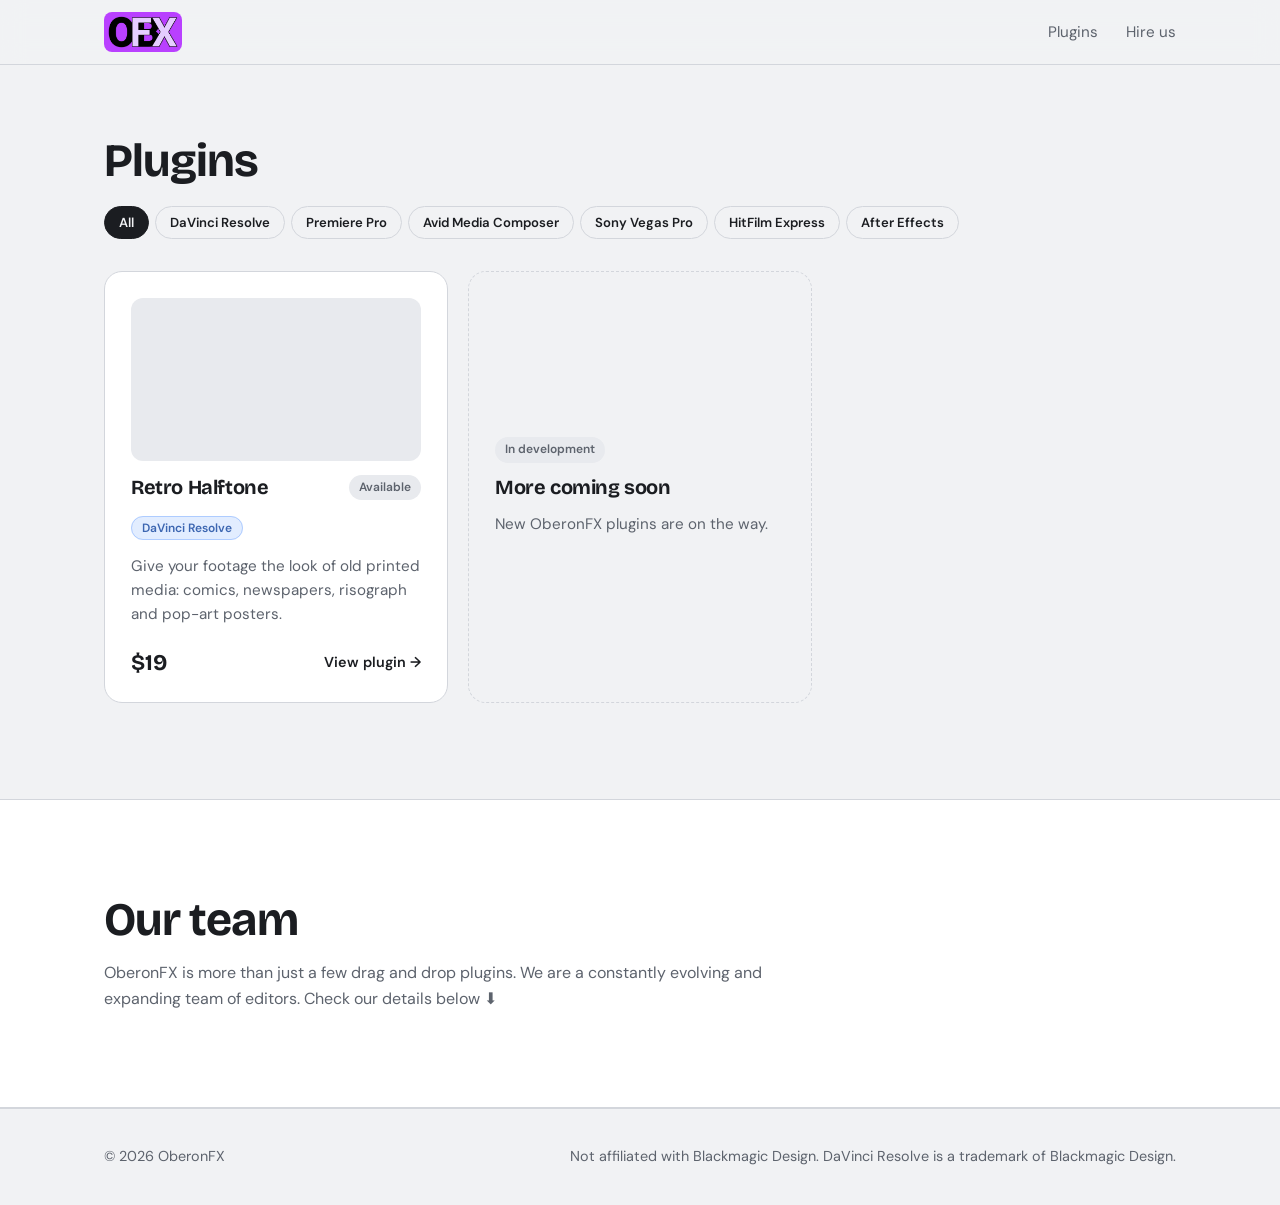
<file: index.html>
<!DOCTYPE html>
<html lang="en">
<head>
<meta charset="utf-8">
<meta name="viewport" content="width=device-width, initial-scale=1, viewport-fit=cover">
<title>OberonFX</title>
<meta name="description" content="OberonFX makes GPU-accelerated plugins for everyone. Browse effects like Retro Halftone and give your footage a distinctive look.">
<link rel="canonical" href="https://oberondhaene.github.io/OberonFX/">
<link rel="icon" type="image/png" href="favicon.png">
<meta property="og:type" content="website">
<meta property="og:site_name" content="OberonFX">
<meta property="og:title" content="OberonFX">
<meta property="og:description" content="OberonFX makes GPU-accelerated plugins for everyone. Browse effects like Retro Halftone and give your footage a distinctive look.">
<meta property="og:url" content="https://oberondhaene.github.io/OberonFX/">
<meta property="og:image" content="https://oberondhaene.github.io/OberonFX/og-image.png">
<meta name="twitter:card" content="summary_large_image">
<meta name="twitter:title" content="OberonFX">
<meta name="twitter:description" content="OberonFX makes GPU-accelerated plugins for everyone. Browse effects like Retro Halftone and give your footage a distinctive look.">
<meta name="twitter:image" content="https://oberondhaene.github.io/OberonFX/og-image.png">
<link rel="preconnect" href="https://fonts.googleapis.com">
<link href="https://fonts.googleapis.com/css2?family=Bricolage+Grotesque:opsz,wght@12..96,500;12..96,700;12..96,800&family=DM+Sans:wght@400;500;600&display=swap" rel="stylesheet">
<link rel="stylesheet" href="style.css?v=5">
</head>
<body>
<nav><div class="wrap">
  <a class="logo" href="./" aria-label="OberonFX home"><img src="logo.png" width="78" height="40" alt="OberonFX"></a>
  <div class="links"><a href="#plugins">Plugins</a><a href="#team">Hire us</a></div>
</div></nav>

<main id="home">
<section id="plugins" style="padding-top:72px"><div class="wrap">
  <div class="sec-head" style="margin-bottom:20px"><h1 style="font-size:clamp(1.9rem,4vw,2.9rem);font-weight:700">Plugins</h1></div>
  <div class="seg" id="filters" role="group" aria-label="Filter by editing software" style="margin-bottom:32px">
    <button data-filter="all" aria-pressed="true">All</button>
    <button data-filter="resolve" aria-pressed="false">DaVinci Resolve</button>
    <button data-filter="premiere" aria-pressed="false">Premiere Pro</button>
    <button data-filter="avid" aria-pressed="false">Avid Media Composer</button>
    <button data-filter="vegas" aria-pressed="false">Sony Vegas Pro</button>
    <button data-filter="hitfilm" aria-pressed="false">HitFilm Express</button>
    <button data-filter="ae" aria-pressed="false">After Effects</button>
  </div>
  <div class="grid">
    <a class="card main" data-platforms="resolve" href="retro-halftone/" aria-label="Open Retro Halftone">
      <div class="thumb vid">
        <!-- Card video: change the file name or paste a full https:// address if the video is hosted elsewhere -->
        <video src="retro-halftone/media/3.mp4" autoplay muted loop playsinline preload="metadata" aria-hidden="true"></video>
      </div>
      <div style="display:flex;justify-content:space-between;align-items:center"><h3>Retro Halftone</h3><span class="tag">Available</span></div>
      <div class="tags"><span class="tag plat">DaVinci Resolve</span></div>
      <p>Give your footage the look of old printed media: comics, newspapers, risograph and pop-art posters.</p>
      <div class="row"><span class="price">$19</span><span class="go">View plugin →</span></div>
    </a>
    <article class="card soon" data-platforms="">
      <span class="tag">In development</span>
      <h3>More coming soon</h3>
      <p>New OberonFX plugins are on the way.</p>
    </article>
  </div>
  <p id="empty" hidden style="color:var(--muted);margin-top:8px">No plugins for this software yet. More are on the way.</p>
</div></section>


<section id="team" style="background:var(--panel);border-block:1px solid var(--line)"><div class="wrap">
  <div><h2>Our team</h2><p style="max-width:60ch;margin-top:16px;color:var(--muted)">OberonFX is more than just a few drag and drop plugins. We are a constantly evolving and expanding team of editors. Check our details below ⬇️</p></div>
</div></section>
</main>

<footer><div class="wrap"><span>© <span id="yr">2026</span> OberonFX</span><span>Not affiliated with Blackmagic Design. DaVinci Resolve is a trademark of Blackmagic Design.</span></div></footer>

<script>
// Old Stripe success links point at /#paid, so forward them to the plugin page
if(location.hash==="#paid")location.replace("retro-halftone/#paid");
const fb=document.querySelectorAll("[data-filter]"),cards=document.querySelectorAll("[data-platforms]");
fb.forEach(b=>b.onclick=()=>{
  const f=b.dataset.filter;let n=0;
  fb.forEach(x=>x.setAttribute("aria-pressed",x===b));
  cards.forEach(c=>{const show=f==="all"||c.dataset.platforms.split(" ").includes(f);c.hidden=!show;if(show&&!c.classList.contains("soon"))n++});
  document.getElementById("empty").hidden=n>0;
});
document.getElementById("yr").textContent=new Date().getFullYear();
</script>
</body>
</html>
</file>
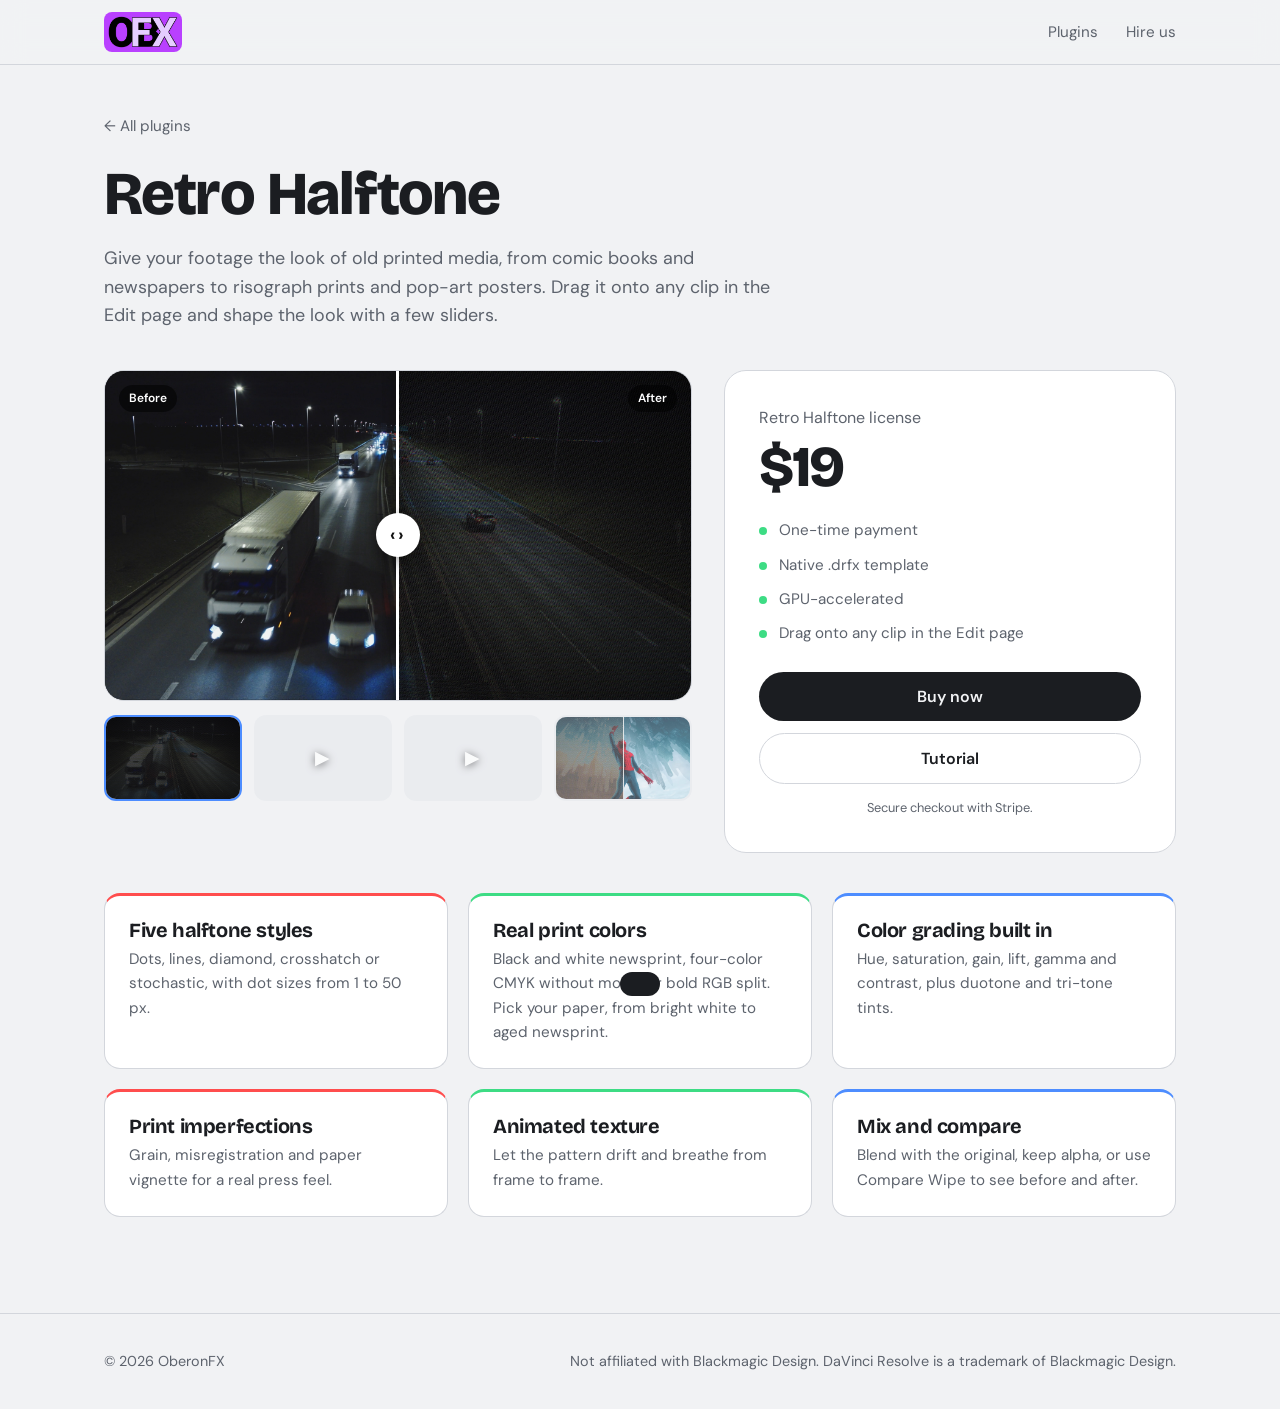
<file: retro-halftone/index.html>
<!DOCTYPE html>
<html lang="en">
<head>
<meta charset="utf-8">
<meta name="viewport" content="width=device-width, initial-scale=1, viewport-fit=cover">
<title>Retro Halftone – Halftone Plugin for DaVinci Resolve | OberonFX</title>
<meta name="description" content="Retro Halftone is a GPU-accelerated DaVinci Resolve template that gives footage a vintage print look: comic dots, newsprint, risograph and pop art.">
<link rel="canonical" href="https://oberondhaene.github.io/OberonFX/retro-halftone/">
<link rel="icon" type="image/png" href="../favicon.png">
<meta property="og:type" content="website">
<meta property="og:site_name" content="OberonFX">
<meta property="og:title" content="Retro Halftone – Halftone Plugin for DaVinci Resolve | OberonFX">
<meta property="og:description" content="Retro Halftone is a GPU-accelerated DaVinci Resolve template that gives footage a vintage print look: comic dots, newsprint, risograph and pop art.">
<meta property="og:url" content="https://oberondhaene.github.io/OberonFX/retro-halftone/">
<meta property="og:image" content="https://oberondhaene.github.io/OberonFX/og-image.png">
<meta name="twitter:card" content="summary_large_image">
<meta name="twitter:title" content="Retro Halftone – Halftone Plugin for DaVinci Resolve | OberonFX">
<meta name="twitter:description" content="Retro Halftone is a GPU-accelerated DaVinci Resolve template that gives footage a vintage print look: comic dots, newsprint, risograph and pop art.">
<meta name="twitter:image" content="https://oberondhaene.github.io/OberonFX/og-image.png">
<link rel="preconnect" href="https://fonts.googleapis.com">
<link href="https://fonts.googleapis.com/css2?family=Bricolage+Grotesque:opsz,wght@12..96,500;12..96,700;12..96,800&family=DM+Sans:wght@400;500;600&display=swap" rel="stylesheet">
<link rel="stylesheet" href="../style.css?v=5">
<script type="application/ld+json">
{"@context":"https://schema.org","@type":"Product","name":"Retro Halftone","description":"Retro Halftone is a GPU-accelerated DaVinci Resolve template that gives footage a vintage print look: comic dots, newsprint, risograph and pop art.","image":"https://oberondhaene.github.io/OberonFX/og-image.png","brand":{"@type":"Brand","name":"OberonFX"},"offers":{"@type":"Offer","price":"19.00","priceCurrency":"USD","availability":"https://schema.org/InStock","url":"https://oberondhaene.github.io/OberonFX/retro-halftone/"}}
</script>
</head>
<body>
<nav><div class="wrap">
  <a class="logo" href="../" aria-label="OberonFX home"><img src="../logo.png" width="78" height="40" alt="OberonFX"></a>
  <div class="links"><a href="../#plugins">Plugins</a><a href="../#team">Hire us</a></div>
</div></nav>

<main>
<section style="padding-top:48px"><div class="wrap">
  <a class="back" href="../#plugins">← All plugins</a>
  <h1 style="font-size:clamp(2.4rem,5vw,3.8rem)">Retro Halftone</h1>
  <p class="intro">Give your footage the look of old printed media, from comic books and newspapers to risograph prints and pop-art posters. Drag it onto any clip in the Edit page and shape the look with a few sliders.</p>
  <div class="pg-grid">
    <div class="gal" aria-label="Retro Halftone gallery">
      <div class="stage" id="stage">
        <div class="cmp" id="cmp">
          <img id="imgAfter" alt="After: footage with Retro Halftone" draggable="false">
          <div class="before" id="beforeClip"><img id="imgBefore" alt="Before: original footage" draggable="false"></div>
          <span class="lbl l">Before</span><span class="lbl r">After</span>
          <div class="handle" id="handle" role="slider" tabindex="0" aria-label="Compare wipe, drag to compare before and after" aria-valuemin="0" aria-valuemax="100" aria-valuenow="50"><span></span></div>
        </div>
        <video id="vid" controls playsinline muted loop hidden></video>
        <img id="pic" alt="Retro Halftone example" hidden>
      </div>
      <div class="thumbs" id="thumbs"></div>
    </div>
    <aside class="buy" id="buy">
      <p class="badge-owned">✓ You own Retro Halftone</p>
      <p style="color:var(--muted);margin-bottom:8px">Retro Halftone license</p>
      <div class="big">$19</div>
      <ul><li>One-time payment</li><li>Native .drfx template</li><li>GPU-accelerated</li><li>Drag onto any clip in the Edit page</li></ul>
      <a class="btn" id="buyBtn" href="#">Buy now</a>
      <button class="btn dl" id="dlBtn">Download Retro Halftone</button>
      <a class="btn ghost" id="tutBtn" href="#" target="_blank" rel="noopener" style="margin-top:12px">Tutorial</a>
      <p class="note">Secure checkout with Stripe.</p>
    </aside>
  </div>
  <div class="featgrid">
    <div class="fcard"><h3>Five halftone styles</h3><p>Dots, lines, diamond, crosshatch or stochastic, with dot sizes from 1 to 50 px.</p></div>
    <div class="fcard"><h3>Real print colors</h3><p>Black and white newsprint, four-color CMYK without moiré, or bold RGB split. Pick your paper, from bright white to aged newsprint.</p></div>
    <div class="fcard"><h3>Color grading built in</h3><p>Hue, saturation, gain, lift, gamma and contrast, plus duotone and tri-tone tints.</p></div>
    <div class="fcard"><h3>Print imperfections</h3><p>Grain, misregistration and paper vignette for a real press feel.</p></div>
    <div class="fcard"><h3>Animated texture</h3><p>Let the pattern drift and breathe from frame to frame.</p></div>
    <div class="fcard"><h3>Mix and compare</h3><p>Blend with the original, keep alpha, or use Compare Wipe to see before and after.</p></div>
  </div>
</div></section>
</main>

<footer><div class="wrap"><span>© <span id="yr">2026</span> OberonFX</span><span>Not affiliated with Blackmagic Design. DaVinci Resolve is a trademark of Blackmagic Design.</span></div></footer>

<div class="toast" id="toast"></div>

<script>
// ---- CONFIG
// In Stripe, set the Payment Link’s success URL to this page followed by #paid.
const PAYMENT_LINK = "https://buy.stripe.com/bJe6oI9V73K21Mb4QB9MY01";
const DOWNLOAD_URL = "https://drive.google.com/drive/folders/1vEwv3GglMa76bEdZAZyiyL5EajBpy9Li?usp=sharing";
const TUTORIAL_URL = "https://youtu.be/P41u8GJo3FU";

// ---- MEDIA: put your file names here (files go in the retro-halftone/media folder).
// You can also paste a full web address (https://...) if a file is hosted elsewhere.
const MEDIA = {
  before:   "media/before.jpg",  // still WITHOUT the effect
  after:    "media/after.jpg",   // still WITH the effect (also the first gallery thumbnail)
  video2:   "media/2.mp4",       // gallery item 2 (video)
  video3:   "media/3.mp4",       // gallery item 3 (video)
  picture4: "media/4.jpg",       // gallery item 4 (picture)
  poster2:  "",                  // optional preview image for video 2, e.g. "media/2-poster.jpg"
  poster3:  ""                   // optional preview image for video 3
};

const $ = id => document.getElementById(id);
const store = {
  get(){try{return localStorage.getItem("retrohalftone_owned")==="1"}catch(e){return false}},
  set(){try{localStorage.setItem("retrohalftone_owned","1")}catch(e){}}
};
$("yr").textContent = new Date().getFullYear();
function toast(msg){const t=$("toast");t.textContent=msg;t.classList.add("show");setTimeout(()=>t.classList.remove("show"),2600)}
function unlock(){$("buy").classList.add("unlocked")}

$("buyBtn").href = PAYMENT_LINK;
$("buyBtn").addEventListener("click",e=>{e.preventDefault();window.open(PAYMENT_LINK,"_top")});
$("tutBtn").href = TUTORIAL_URL;
$("dlBtn").onclick=()=>{ if(DOWNLOAD_URL)window.open(DOWNLOAD_URL,"_blank"); else toast("Add your installer link in DOWNLOAD_URL") };
if(store.get())unlock();

// Success URL for this plugin: this page followed by #paid
if(location.hash==="#paid"){store.set();unlock();toast("Payment received. Download unlocked.");try{history.replaceState(null,"",location.pathname)}catch(e){}}

// Gallery with compare wipe
const items=[
  {type:"compare",thumb:MEDIA.after,label:"Before and after"},
  {type:"video",src:MEDIA.video2,poster:MEDIA.poster2,label:"Video 2"},
  {type:"video",src:MEDIA.video3,poster:MEDIA.poster3,label:"Video 3"},
  {type:"image",src:MEDIA.picture4,label:"Picture 4"}
];
const cmp=$("cmp"),beforeClip=$("beforeClip"),handle=$("handle"),vid=$("vid"),pic=$("pic"),thumbs=$("thumbs");
function safe(img){img.addEventListener("error",()=>{img.style.opacity=0})}
[$("imgBefore"),$("imgAfter"),pic].forEach(safe);
$("imgBefore").src=MEDIA.before;$("imgAfter").src=MEDIA.after;

let pos=50,drag=false;
function setPos(v){pos=Math.max(0,Math.min(100,v));beforeClip.style.clipPath="inset(0 "+(100-pos)+"% 0 0)";handle.style.left=pos+"%";handle.setAttribute("aria-valuenow",Math.round(pos))}
function fromEvent(e){const r=cmp.getBoundingClientRect();setPos((e.clientX-r.left)/r.width*100)}
cmp.addEventListener("pointerdown",e=>{drag=true;cmp.setPointerCapture(e.pointerId);fromEvent(e)});
cmp.addEventListener("pointermove",e=>{if(drag)fromEvent(e)});
["pointerup","pointercancel"].forEach(t=>cmp.addEventListener(t,()=>{drag=false}));
handle.addEventListener("keydown",e=>{if(e.key==="ArrowLeft"){setPos(pos-5);e.preventDefault()}if(e.key==="ArrowRight"){setPos(pos+5);e.preventDefault()}});
setPos(50);

function show(i){
  const it=items[i];
  vid.pause();
  cmp.hidden=it.type!=="compare";vid.hidden=it.type!=="video";pic.hidden=it.type!=="image";
  if(it.type==="video"){vid.poster=it.poster||"";vid.src=it.src;vid.play().catch(()=>{})}
  if(it.type==="image"){pic.style.opacity=1;pic.src=it.src}
  [...thumbs.children].forEach((b,k)=>b.setAttribute("aria-pressed",k===i));
}
items.forEach((it,i)=>{
  const b=document.createElement("button");
  b.type="button";b.className="th"+(it.type==="video"?" isvid":"");b.setAttribute("aria-label",it.label);
  let m;
  if(it.type==="video"){m=document.createElement("video");m.muted=true;m.preload="metadata";m.playsInline=true;if(it.poster)m.poster=it.poster;m.src=it.src+"#t=0.5"}
  else{m=document.createElement("img");m.alt="";safe(m);m.src=it.type==="compare"?it.thumb:it.src}
  b.appendChild(m);b.onclick=()=>show(i);thumbs.appendChild(b);
});
show(0);
</script>
</body>
</html>
</file>
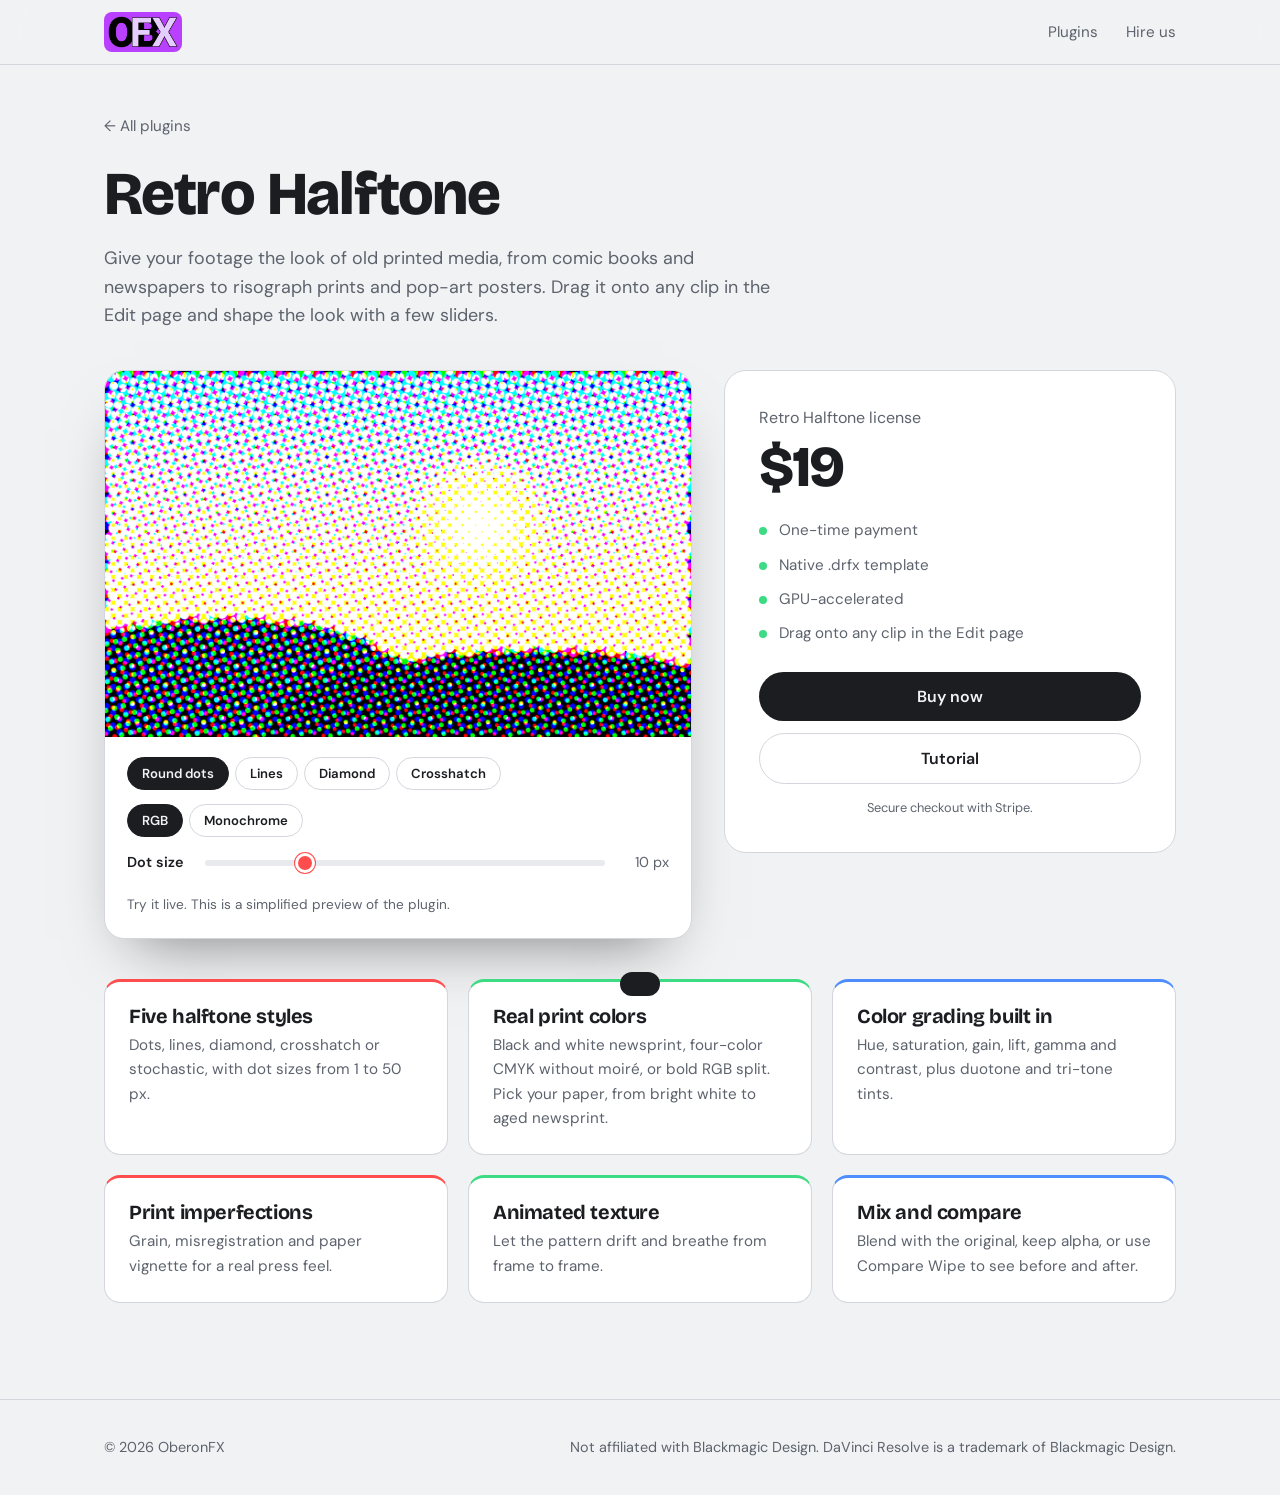
<file: retro-halftone:index.html>
<!DOCTYPE html>
<html lang="en">
<head>
<meta charset="utf-8">
<meta name="viewport" content="width=device-width, initial-scale=1, viewport-fit=cover">
<title>Retro Halftone – Halftone Plugin for DaVinci Resolve | OberonFX</title>
<meta name="description" content="Retro Halftone is a GPU-accelerated DaVinci Resolve template that gives footage a vintage print look: comic dots, newsprint, risograph and pop art.">
<link rel="canonical" href="https://oberondhaene.github.io/OberonFX/retro-halftone/">
<link rel="icon" type="image/png" href="../favicon.png">
<meta property="og:type" content="website">
<meta property="og:site_name" content="OberonFX">
<meta property="og:title" content="Retro Halftone – Halftone Plugin for DaVinci Resolve | OberonFX">
<meta property="og:description" content="Retro Halftone is a GPU-accelerated DaVinci Resolve template that gives footage a vintage print look: comic dots, newsprint, risograph and pop art.">
<meta property="og:url" content="https://oberondhaene.github.io/OberonFX/retro-halftone/">
<meta property="og:image" content="https://oberondhaene.github.io/OberonFX/og-image.png">
<meta name="twitter:card" content="summary_large_image">
<meta name="twitter:title" content="Retro Halftone – Halftone Plugin for DaVinci Resolve | OberonFX">
<meta name="twitter:description" content="Retro Halftone is a GPU-accelerated DaVinci Resolve template that gives footage a vintage print look: comic dots, newsprint, risograph and pop art.">
<meta name="twitter:image" content="https://oberondhaene.github.io/OberonFX/og-image.png">
<link rel="preconnect" href="https://fonts.googleapis.com">
<link href="https://fonts.googleapis.com/css2?family=Bricolage+Grotesque:opsz,wght@12..96,500;12..96,700;12..96,800&family=DM+Sans:wght@400;500;600&display=swap" rel="stylesheet">
<link rel="stylesheet" href="../style.css">
<script type="application/ld+json">
{"@context":"https://schema.org","@type":"Product","name":"Retro Halftone","description":"Retro Halftone is a GPU-accelerated DaVinci Resolve template that gives footage a vintage print look: comic dots, newsprint, risograph and pop art.","image":"https://oberondhaene.github.io/OberonFX/og-image.png","brand":{"@type":"Brand","name":"OberonFX"},"offers":{"@type":"Offer","price":"19.00","priceCurrency":"USD","availability":"https://schema.org/InStock","url":"https://oberondhaene.github.io/OberonFX/retro-halftone/"}}
</script>
</head>
<body>
<nav><div class="wrap">
  <a class="logo" href="../" aria-label="OberonFX home"><img src="../logo.png" width="78" height="40" alt="OberonFX"></a>
  <div class="links"><a href="../#plugins">Plugins</a><a href="../#team">Hire us</a></div>
</div></nav>

<main>
<section style="padding-top:48px"><div class="wrap">
  <a class="back" href="../#plugins">← All plugins</a>
  <h1 style="font-size:clamp(2.4rem,5vw,3.8rem)">Retro Halftone</h1>
  <p class="intro">Give your footage the look of old printed media, from comic books and newspapers to risograph prints and pop-art posters. Drag it onto any clip in the Edit page and shape the look with a few sliders.</p>
  <div class="pg-grid">
    <div class="demo" aria-label="Retro Halftone live demo">
      <canvas class="cv" id="cv" width="640" height="400" role="img" aria-label="Halftone preview of a sunset"></canvas>
      <div class="controls">
        <div class="seg"><button data-pat="dots" aria-pressed="true">Round dots</button><button data-pat="lines" aria-pressed="false">Lines</button><button data-pat="diamond" aria-pressed="false">Diamond</button><button data-pat="cross" aria-pressed="false">Crosshatch</button></div>
        <div class="seg"><button data-mode="rgb" aria-pressed="true">RGB</button><button data-mode="mono" aria-pressed="false">Monochrome</button></div>
        <div class="ch" style="--c:var(--r);grid-template-columns:62px 1fr 52px"><label for="sz">Dot size</label><input id="sz" type="range" min="5" max="26" value="10"><output id="szo">10 px</output></div>
        <div class="demo-foot"><span>Try it live. This is a simplified preview of the plugin.</span></div>
      </div>
    </div>
    <aside class="buy" id="buy">
      <p class="badge-owned">✓ You own Retro Halftone</p>
      <p style="color:var(--muted);margin-bottom:8px">Retro Halftone license</p>
      <div class="big">$19</div>
      <ul><li>One-time payment</li><li>Native .drfx template</li><li>GPU-accelerated</li><li>Drag onto any clip in the Edit page</li></ul>
      <a class="btn" id="buyBtn" href="#">Buy now</a>
      <button class="btn dl" id="dlBtn">Download Retro Halftone</button>
      <a class="btn ghost" id="tutBtn" href="#" target="_blank" rel="noopener" style="margin-top:12px">Tutorial</a>
      <p class="note">Secure checkout with Stripe.</p>
    </aside>
  </div>
  <div class="featgrid">
    <div class="fcard"><h3>Five halftone styles</h3><p>Dots, lines, diamond, crosshatch or stochastic, with dot sizes from 1 to 50 px.</p></div>
    <div class="fcard"><h3>Real print colors</h3><p>Black and white newsprint, four-color CMYK without moiré, or bold RGB split. Pick your paper, from bright white to aged newsprint.</p></div>
    <div class="fcard"><h3>Color grading built in</h3><p>Hue, saturation, gain, lift, gamma and contrast, plus duotone and tri-tone tints.</p></div>
    <div class="fcard"><h3>Print imperfections</h3><p>Grain, misregistration and paper vignette for a real press feel.</p></div>
    <div class="fcard"><h3>Animated texture</h3><p>Let the pattern drift and breathe from frame to frame.</p></div>
    <div class="fcard"><h3>Mix and compare</h3><p>Blend with the original, keep alpha, or use Compare Wipe to see before and after.</p></div>
  </div>
</div></section>
</main>

<footer><div class="wrap"><span>© <span id="yr">2026</span> OberonFX</span><span>Not affiliated with Blackmagic Design. DaVinci Resolve is a trademark of Blackmagic Design.</span></div></footer>

<div class="toast" id="toast"></div>

<script>
// ---- CONFIG
// In Stripe, set the Payment Link’s success URL to this page followed by #paid.
const PAYMENT_LINK = "https://buy.stripe.com/bJe6oI9V73K21Mb4QB9MY01";
const DOWNLOAD_URL = "https://drive.google.com/drive/folders/1vEwv3GglMa76bEdZAZyiyL5EajBpy9Li?usp=sharing";
const TUTORIAL_URL = "https://youtu.be/P41u8GJo3FU";

const $ = id => document.getElementById(id);
const store = {
  get(){try{return localStorage.getItem("retrohalftone_owned")==="1"}catch(e){return false}},
  set(){try{localStorage.setItem("retrohalftone_owned","1")}catch(e){}}
};
$("yr").textContent = new Date().getFullYear();
function toast(msg){const t=$("toast");t.textContent=msg;t.classList.add("show");setTimeout(()=>t.classList.remove("show"),2600)}
function unlock(){$("buy").classList.add("unlocked")}

$("buyBtn").href = PAYMENT_LINK;
$("buyBtn").addEventListener("click",e=>{e.preventDefault();window.open(PAYMENT_LINK,"_top")});
$("tutBtn").href = TUTORIAL_URL;
$("dlBtn").onclick=()=>{ if(DOWNLOAD_URL)window.open(DOWNLOAD_URL,"_blank"); else toast("Add your installer link in DOWNLOAD_URL") };
if(store.get())unlock();

// Success URL for this plugin: this page followed by #paid
if(location.hash==="#paid"){store.set();unlock();toast("Payment received. Download unlocked.");try{history.replaceState(null,"",location.pathname)}catch(e){}}

// Live halftone preview
const cv=$("cv"),cx=cv.getContext("2d"),W=cv.width,H=cv.height;
const sc=document.createElement("canvas");sc.width=W;sc.height=H;const sx=sc.getContext("2d");
let g=sx.createLinearGradient(0,0,0,H*.7);g.addColorStop(0,"#5b7fb8");g.addColorStop(1,"#f6b47c");sx.fillStyle=g;sx.fillRect(0,0,W,H);
g=sx.createRadialGradient(410,170,0,410,170,80);g.addColorStop(0,"#fff6d8");g.addColorStop(.6,"#ffd27a");g.addColorStop(1,"rgba(255,210,122,0)");sx.fillStyle=g;sx.fillRect(300,60,220,220);
sx.fillStyle="#1e2a36";sx.beginPath();sx.ellipse(130,H,260,130,0,Math.PI,2*Math.PI);sx.fill();
sx.fillStyle="#16202a";sx.beginPath();sx.ellipse(470,H,300,95,0,Math.PI,2*Math.PI);sx.fill();
const px=sx.getImageData(0,0,W,H).data;
let pat="dots",mode="rgb",size=10;
const INK={c:"#00aeef",m:"#ec008c",y:"#ffe600",k:"#1b1b1b"};
function val(ch,x,y){
  const i=((y|0)*W+(x|0))*4,r=px[i]/255,gg=px[i+1]/255,b=px[i+2]/255;
  if(ch==="R")return r;if(ch==="G")return gg;if(ch==="B")return b;
  if(ch==="l")return 1-(.299*r+.587*gg+.114*b);
  const k=1-Math.max(r,gg,b);if(ch==="k")return k;
  const d=(1-k)||1;return ch==="c"?(1-r-k)/d:ch==="m"?(1-gg-k)/d:(1-b-k)/d;
}
function pass(ch,ang,col){
  const s=size,R=Math.hypot(W,H)/2,rad=ang*Math.PI/180,co=Math.cos(rad),si=Math.sin(rad);
  cx.save();cx.translate(W/2,H/2);cx.rotate(rad);cx.fillStyle=col;
  for(let u=-R;u<R;u+=s)for(let v=-R;v<R;v+=s){
    const wx=W/2+u*co-v*si,wy=H/2+u*si+v*co;
    if(wx<0||wy<0||wx>=W||wy>=H)continue;
    const a=Math.min(1,Math.max(0,val(ch,wx,wy)));if(a<.03)continue;
    if(pat==="dots"){cx.beginPath();cx.arc(u,v,s*.72*Math.sqrt(a),0,7);cx.fill()}
    else if(pat==="lines")cx.fillRect(u-s/2,v-s*a/2,s,s*a);
    else if(pat==="diamond"){const r=s*.9*Math.sqrt(a);cx.beginPath();cx.moveTo(u,v-r);cx.lineTo(u+r,v);cx.lineTo(u,v+r);cx.lineTo(u-r,v);cx.fill()}
    else{cx.fillRect(u-s/2,v-s*a*.3,s,s*a*.6);cx.fillRect(u-s*a*.3,v-s/2,s*a*.6,s)}
  }
  cx.restore();
}
function render(){
  cx.globalCompositeOperation="source-over";cx.fillStyle=mode==="rgb"?"#000":"#f1e8d2";cx.fillRect(0,0,W,H);
  cx.globalCompositeOperation=mode==="rgb"?"lighter":"multiply";
  if(mode==="mono")pass("l",45,INK.k);else{pass("R",15,"#f00");pass("G",75,"#0f0");pass("B",45,"#00f")}
  cx.globalCompositeOperation="source-over";
}
function seg(attr,set){const bs=document.querySelectorAll("["+attr+"]");bs.forEach(b=>b.onclick=()=>{set(b.getAttribute(attr));bs.forEach(x=>x.setAttribute("aria-pressed",x===b));render()})}
seg("data-pat",v=>pat=v);seg("data-mode",v=>mode=v);
$("sz").oninput=e=>{size=+e.target.value;$("szo").textContent=size+" px";render()};
render();
</script>
</body>
</html>
</file>
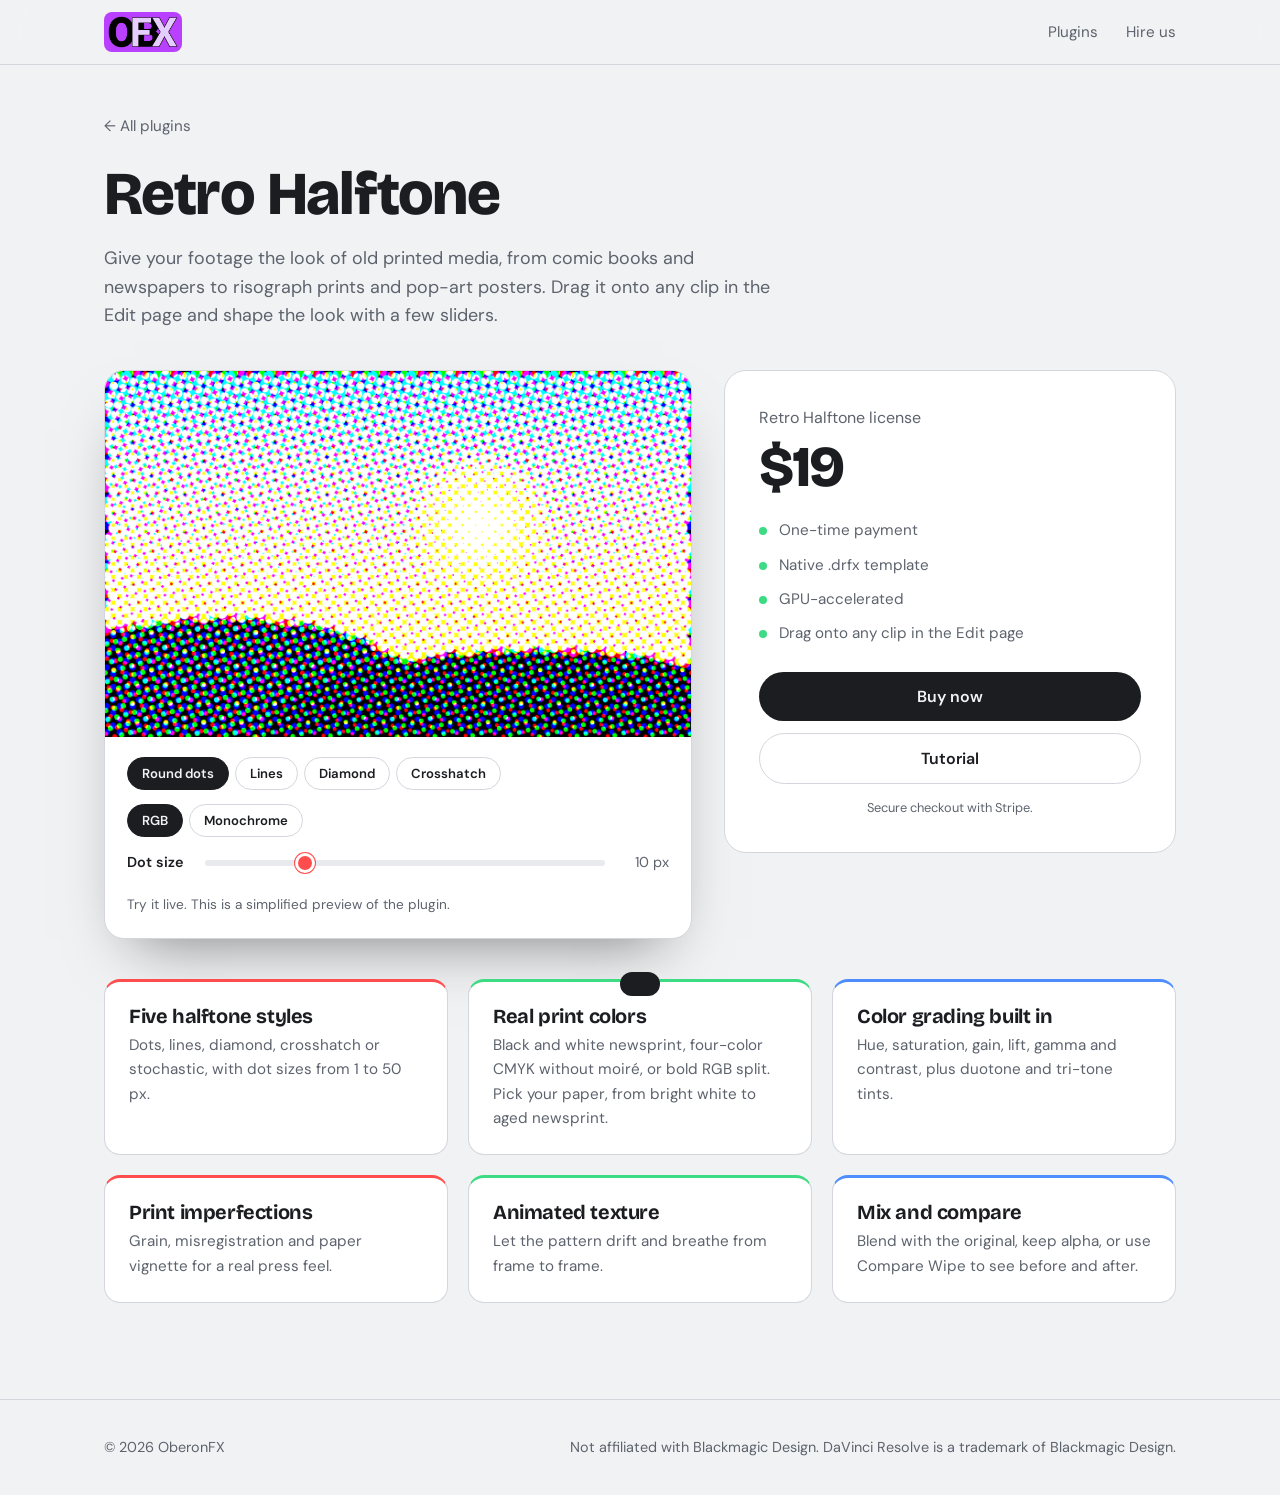
<file: retro-halftone/index.htmlindex.html>
<!DOCTYPE html>
<html lang="en">
<head>
<meta charset="utf-8">
<meta name="viewport" content="width=device-width, initial-scale=1, viewport-fit=cover">
<title>Retro Halftone – Halftone Plugin for DaVinci Resolve | OberonFX</title>
<meta name="description" content="Retro Halftone is a GPU-accelerated DaVinci Resolve template that gives footage a vintage print look: comic dots, newsprint, risograph and pop art.">
<link rel="canonical" href="https://oberondhaene.github.io/OberonFX/retro-halftone/">
<link rel="icon" type="image/png" href="../favicon.png">
<meta property="og:type" content="website">
<meta property="og:site_name" content="OberonFX">
<meta property="og:title" content="Retro Halftone – Halftone Plugin for DaVinci Resolve | OberonFX">
<meta property="og:description" content="Retro Halftone is a GPU-accelerated DaVinci Resolve template that gives footage a vintage print look: comic dots, newsprint, risograph and pop art.">
<meta property="og:url" content="https://oberondhaene.github.io/OberonFX/retro-halftone/">
<meta property="og:image" content="https://oberondhaene.github.io/OberonFX/og-image.png">
<meta name="twitter:card" content="summary_large_image">
<meta name="twitter:title" content="Retro Halftone – Halftone Plugin for DaVinci Resolve | OberonFX">
<meta name="twitter:description" content="Retro Halftone is a GPU-accelerated DaVinci Resolve template that gives footage a vintage print look: comic dots, newsprint, risograph and pop art.">
<meta name="twitter:image" content="https://oberondhaene.github.io/OberonFX/og-image.png">
<link rel="preconnect" href="https://fonts.googleapis.com">
<link href="https://fonts.googleapis.com/css2?family=Bricolage+Grotesque:opsz,wght@12..96,500;12..96,700;12..96,800&family=DM+Sans:wght@400;500;600&display=swap" rel="stylesheet">
<link rel="stylesheet" href="../style.css">
<script type="application/ld+json">
{"@context":"https://schema.org","@type":"Product","name":"Retro Halftone","description":"Retro Halftone is a GPU-accelerated DaVinci Resolve template that gives footage a vintage print look: comic dots, newsprint, risograph and pop art.","image":"https://oberondhaene.github.io/OberonFX/og-image.png","brand":{"@type":"Brand","name":"OberonFX"},"offers":{"@type":"Offer","price":"19.00","priceCurrency":"USD","availability":"https://schema.org/InStock","url":"https://oberondhaene.github.io/OberonFX/retro-halftone/"}}
</script>
</head>
<body>
<nav><div class="wrap">
  <a class="logo" href="../" aria-label="OberonFX home"><img src="../logo.png" width="78" height="40" alt="OberonFX"></a>
  <div class="links"><a href="../#plugins">Plugins</a><a href="../#team">Hire us</a></div>
</div></nav>

<main>
<section style="padding-top:48px"><div class="wrap">
  <a class="back" href="../#plugins">← All plugins</a>
  <h1 style="font-size:clamp(2.4rem,5vw,3.8rem)">Retro Halftone</h1>
  <p class="intro">Give your footage the look of old printed media, from comic books and newspapers to risograph prints and pop-art posters. Drag it onto any clip in the Edit page and shape the look with a few sliders.</p>
  <div class="pg-grid">
    <div class="demo" aria-label="Retro Halftone live demo">
      <canvas class="cv" id="cv" width="640" height="400" role="img" aria-label="Halftone preview of a sunset"></canvas>
      <div class="controls">
        <div class="seg"><button data-pat="dots" aria-pressed="true">Round dots</button><button data-pat="lines" aria-pressed="false">Lines</button><button data-pat="diamond" aria-pressed="false">Diamond</button><button data-pat="cross" aria-pressed="false">Crosshatch</button></div>
        <div class="seg"><button data-mode="rgb" aria-pressed="true">RGB</button><button data-mode="mono" aria-pressed="false">Monochrome</button></div>
        <div class="ch" style="--c:var(--r);grid-template-columns:62px 1fr 52px"><label for="sz">Dot size</label><input id="sz" type="range" min="5" max="26" value="10"><output id="szo">10 px</output></div>
        <div class="demo-foot"><span>Try it live. This is a simplified preview of the plugin.</span></div>
      </div>
    </div>
    <aside class="buy" id="buy">
      <p class="badge-owned">✓ You own Retro Halftone</p>
      <p style="color:var(--muted);margin-bottom:8px">Retro Halftone license</p>
      <div class="big">$19</div>
      <ul><li>One-time payment</li><li>Native .drfx template</li><li>GPU-accelerated</li><li>Drag onto any clip in the Edit page</li></ul>
      <a class="btn" id="buyBtn" href="#">Buy now</a>
      <button class="btn dl" id="dlBtn">Download Retro Halftone</button>
      <a class="btn ghost" id="tutBtn" href="#" target="_blank" rel="noopener" style="margin-top:12px">Tutorial</a>
      <p class="note">Secure checkout with Stripe.</p>
    </aside>
  </div>
  <div class="featgrid">
    <div class="fcard"><h3>Five halftone styles</h3><p>Dots, lines, diamond, crosshatch or stochastic, with dot sizes from 1 to 50 px.</p></div>
    <div class="fcard"><h3>Real print colors</h3><p>Black and white newsprint, four-color CMYK without moiré, or bold RGB split. Pick your paper, from bright white to aged newsprint.</p></div>
    <div class="fcard"><h3>Color grading built in</h3><p>Hue, saturation, gain, lift, gamma and contrast, plus duotone and tri-tone tints.</p></div>
    <div class="fcard"><h3>Print imperfections</h3><p>Grain, misregistration and paper vignette for a real press feel.</p></div>
    <div class="fcard"><h3>Animated texture</h3><p>Let the pattern drift and breathe from frame to frame.</p></div>
    <div class="fcard"><h3>Mix and compare</h3><p>Blend with the original, keep alpha, or use Compare Wipe to see before and after.</p></div>
  </div>
</div></section>
</main>

<footer><div class="wrap"><span>© <span id="yr">2026</span> OberonFX</span><span>Not affiliated with Blackmagic Design. DaVinci Resolve is a trademark of Blackmagic Design.</span></div></footer>

<div class="toast" id="toast"></div>

<script>
// ---- CONFIG
// In Stripe, set the Payment Link’s success URL to this page followed by #paid.
const PAYMENT_LINK = "https://buy.stripe.com/bJe6oI9V73K21Mb4QB9MY01";
const DOWNLOAD_URL = "https://drive.google.com/drive/folders/1vEwv3GglMa76bEdZAZyiyL5EajBpy9Li?usp=sharing";
const TUTORIAL_URL = "https://www.youtube.com/watch?v=CEhg_OT9QM8"; // placeholder, replace with the Retro Halftone tutorial

const $ = id => document.getElementById(id);
const store = {
  get(){try{return localStorage.getItem("retrohalftone_owned")==="1"}catch(e){return false}},
  set(){try{localStorage.setItem("retrohalftone_owned","1")}catch(e){}}
};
$("yr").textContent = new Date().getFullYear();
function toast(msg){const t=$("toast");t.textContent=msg;t.classList.add("show");setTimeout(()=>t.classList.remove("show"),2600)}
function unlock(){$("buy").classList.add("unlocked")}

$("buyBtn").href = PAYMENT_LINK;
$("buyBtn").addEventListener("click",e=>{e.preventDefault();window.open(PAYMENT_LINK,"_top")});
$("tutBtn").href = TUTORIAL_URL;
$("dlBtn").onclick=()=>{ if(DOWNLOAD_URL)window.open(DOWNLOAD_URL,"_blank"); else toast("Add your installer link in DOWNLOAD_URL") };
if(store.get())unlock();

// Success URL for this plugin: this page followed by #paid
if(location.hash==="#paid"){store.set();unlock();toast("Payment received. Download unlocked.");try{history.replaceState(null,"",location.pathname)}catch(e){}}

// Live halftone preview
const cv=$("cv"),cx=cv.getContext("2d"),W=cv.width,H=cv.height;
const sc=document.createElement("canvas");sc.width=W;sc.height=H;const sx=sc.getContext("2d");
let g=sx.createLinearGradient(0,0,0,H*.7);g.addColorStop(0,"#5b7fb8");g.addColorStop(1,"#f6b47c");sx.fillStyle=g;sx.fillRect(0,0,W,H);
g=sx.createRadialGradient(410,170,0,410,170,80);g.addColorStop(0,"#fff6d8");g.addColorStop(.6,"#ffd27a");g.addColorStop(1,"rgba(255,210,122,0)");sx.fillStyle=g;sx.fillRect(300,60,220,220);
sx.fillStyle="#1e2a36";sx.beginPath();sx.ellipse(130,H,260,130,0,Math.PI,2*Math.PI);sx.fill();
sx.fillStyle="#16202a";sx.beginPath();sx.ellipse(470,H,300,95,0,Math.PI,2*Math.PI);sx.fill();
const px=sx.getImageData(0,0,W,H).data;
let pat="dots",mode="rgb",size=10;
const INK={c:"#00aeef",m:"#ec008c",y:"#ffe600",k:"#1b1b1b"};
function val(ch,x,y){
  const i=((y|0)*W+(x|0))*4,r=px[i]/255,gg=px[i+1]/255,b=px[i+2]/255;
  if(ch==="R")return r;if(ch==="G")return gg;if(ch==="B")return b;
  if(ch==="l")return 1-(.299*r+.587*gg+.114*b);
  const k=1-Math.max(r,gg,b);if(ch==="k")return k;
  const d=(1-k)||1;return ch==="c"?(1-r-k)/d:ch==="m"?(1-gg-k)/d:(1-b-k)/d;
}
function pass(ch,ang,col){
  const s=size,R=Math.hypot(W,H)/2,rad=ang*Math.PI/180,co=Math.cos(rad),si=Math.sin(rad);
  cx.save();cx.translate(W/2,H/2);cx.rotate(rad);cx.fillStyle=col;
  for(let u=-R;u<R;u+=s)for(let v=-R;v<R;v+=s){
    const wx=W/2+u*co-v*si,wy=H/2+u*si+v*co;
    if(wx<0||wy<0||wx>=W||wy>=H)continue;
    const a=Math.min(1,Math.max(0,val(ch,wx,wy)));if(a<.03)continue;
    if(pat==="dots"){cx.beginPath();cx.arc(u,v,s*.72*Math.sqrt(a),0,7);cx.fill()}
    else if(pat==="lines")cx.fillRect(u-s/2,v-s*a/2,s,s*a);
    else if(pat==="diamond"){const r=s*.9*Math.sqrt(a);cx.beginPath();cx.moveTo(u,v-r);cx.lineTo(u+r,v);cx.lineTo(u,v+r);cx.lineTo(u-r,v);cx.fill()}
    else{cx.fillRect(u-s/2,v-s*a*.3,s,s*a*.6);cx.fillRect(u-s*a*.3,v-s/2,s*a*.6,s)}
  }
  cx.restore();
}
function render(){
  cx.globalCompositeOperation="source-over";cx.fillStyle=mode==="rgb"?"#000":"#f1e8d2";cx.fillRect(0,0,W,H);
  cx.globalCompositeOperation=mode==="rgb"?"lighter":"multiply";
  if(mode==="mono")pass("l",45,INK.k);else{pass("R",15,"#f00");pass("G",75,"#0f0");pass("B",45,"#00f")}
  cx.globalCompositeOperation="source-over";
}
function seg(attr,set){const bs=document.querySelectorAll("["+attr+"]");bs.forEach(b=>b.onclick=()=>{set(b.getAttribute(attr));bs.forEach(x=>x.setAttribute("aria-pressed",x===b));render()})}
seg("data-pat",v=>pat=v);seg("data-mode",v=>mode=v);
$("sz").oninput=e=>{size=+e.target.value;$("szo").textContent=size+" px";render()};
render();
</script>
</body>
</html>
</file>
<file: style.css>
:root{
  --bg:#202226;--panel:#2a2d32;--panel2:#33363c;--line:#41454c;--text:#eceef1;--muted:#9aa0aa;
  --r:#ff4d4d;--g:#3ddc84;--b:#4d8dff;--accent:#ff4d4d;--btn-text:#16171a;
  color-scheme:dark;box-sizing:border-box;
  padding-top:env(safe-area-inset-top,0px);padding-bottom:env(safe-area-inset-bottom,0px);
}
@media (prefers-color-scheme:light){:root:not([data-theme="dark"]){
  --bg:#f1f2f4;--panel:#fff;--panel2:#e8eaee;--line:#d3d6dc;--text:#1b1d21;--muted:#5d636d;--btn-text:#fff;color-scheme:light}}
:root[data-theme="light"]{--bg:#f1f2f4;--panel:#fff;--panel2:#e8eaee;--line:#d3d6dc;--text:#1b1d21;--muted:#5d636d;--btn-text:#fff;color-scheme:light}
*,*::before,*::after{box-sizing:border-box}
html{scroll-behavior:smooth;scroll-padding-top:80px}
body{margin:0;background:var(--bg);color:var(--text);font:400 16px/1.6 "DM Sans",system-ui,sans-serif;-webkit-font-smoothing:antialiased}
h1,h2,h3{font-family:"Bricolage Grotesque","DM Sans",sans-serif;line-height:1.05;margin:0;letter-spacing:-.02em}
h1{font-size:clamp(2.6rem,6.5vw,5rem);font-weight:800}
h2{font-size:clamp(1.9rem,4vw,2.9rem);font-weight:700}
h3{font-size:1.25rem;font-weight:700}
p{margin:0}
a{color:inherit}
.wrap{max-width:1120px;margin:0 auto;padding:0 24px}
section{padding:96px 0}
:focus-visible{outline:2px solid var(--b);outline-offset:3px;border-radius:6px}

/* nav */
nav{position:sticky;top:0;z-index:20;background:color-mix(in srgb,var(--bg) 85%,transparent);backdrop-filter:blur(12px);border-bottom:1px solid var(--line)}
nav .wrap{display:flex;align-items:center;justify-content:space-between;height:64px}
.logo{font:800 1.2rem "Bricolage Grotesque",sans-serif;text-decoration:none;display:flex;align-items:center;gap:10px}
.logo i{display:flex;gap:3px}.logo i b{width:6px;height:18px;border-radius:2px}
.logo i b:nth-child(1){background:var(--r);transform:translateY(3px)}.logo i b:nth-child(2){background:var(--g)}.logo i b:nth-child(3){background:var(--b);transform:translateY(-3px)}
.links{display:flex;gap:28px;align-items:center;font-size:.95rem;color:var(--muted)}
.links a{text-decoration:none;transition:color .2s}.links a:hover{color:var(--text)}
@media(max-width:640px){.links a:not(.btn){display:none}}

/* buttons */
.btn{display:inline-flex;align-items:center;justify-content:center;gap:8px;border:0;cursor:pointer;font:600 1rem "DM Sans",sans-serif;padding:14px 26px;border-radius:999px;background:var(--text);color:var(--bg);text-decoration:none;transition:transform .2s,box-shadow .2s}
.btn:hover{transform:translateY(-2px);box-shadow:0 10px 24px -8px color-mix(in srgb,var(--text) 45%,transparent)}
.btn:active{transform:translateY(0)}
.btn.sm{padding:9px 18px;font-size:.9rem}
.btn.ghost{background:transparent;color:var(--text);border:1px solid var(--line);box-shadow:none}
.btn.ghost:hover{border-color:var(--text)}
.btn[disabled]{opacity:.5;cursor:not-allowed;transform:none;box-shadow:none}

/* hero */
.hero{padding:72px 0 40px}
.hero .wrap{display:grid;grid-template-columns:1fr 1.15fr;gap:56px;align-items:center}
@media(max-width:900px){.hero .wrap{grid-template-columns:1fr}}
.hero p.lead{color:var(--muted);font-size:1.15rem;max-width:44ch;margin:22px 0 32px}
.hero h1 span{display:block;animation:rise .9s cubic-bezier(.2,.8,.2,1) both}
.hero h1 span:nth-child(2){animation-delay:.12s}.hero h1 span:nth-child(3){animation-delay:.24s}
@keyframes rise{from{opacity:0;transform:translateY(32px)}to{opacity:1;transform:none}}
.cta-row{display:flex;gap:12px;flex-wrap:wrap;align-items:center}
.price-note{color:var(--muted);font-size:.9rem}

/* live demo */
.demo{background:var(--panel);border:1px solid var(--line);border-radius:20px;overflow:hidden;box-shadow:0 30px 60px -30px rgba(0,0,0,.5)}
.scene{position:relative;aspect-ratio:16/10;overflow:hidden;background:linear-gradient(#5b7fb8 0%,#e8a87c 55%,#f6d6a8 70%,#2b3a4a 70%)}
.scene .sun{position:absolute;left:62%;top:42%;width:18%;aspect-ratio:1;border-radius:50%;background:radial-gradient(#fff6d8,#ffd27a 60%,transparent 72%)}
.scene .hill{position:absolute;bottom:0;left:-10%;width:70%;height:42%;background:#1e2a36;border-radius:60% 40% 0 0}
.scene .hill.two{left:35%;width:80%;height:34%;background:#16202a;border-radius:50% 50% 0 0}
.scene .ramp{position:absolute;left:0;right:0;bottom:0;height:9%;background:linear-gradient(90deg,#000,#fff)}
.scene .chip{position:absolute;top:12px;left:12px;font-size:.75rem;font-weight:600;padding:4px 10px;border-radius:99px;background:rgba(0,0,0,.55);color:#fff}
.controls{padding:20px 22px 22px;display:grid;gap:14px}
.ch{display:grid;grid-template-columns:18px 1fr 52px;gap:14px;align-items:center;font-size:.9rem}
.ch label{font-weight:600}
.ch output{text-align:right;font-variant-numeric:tabular-nums;color:var(--muted)}
input[type=range]{-webkit-appearance:none;appearance:none;width:100%;height:6px;border-radius:99px;background:var(--panel2);outline-offset:6px;cursor:pointer}
input[type=range]::-webkit-slider-thumb{-webkit-appearance:none;width:20px;height:20px;border-radius:50%;background:var(--c);border:3px solid var(--panel);box-shadow:0 0 0 1px var(--c);transition:transform .15s}
input[type=range]::-webkit-slider-thumb:hover{transform:scale(1.2)}
input[type=range]::-moz-range-thumb{width:16px;height:16px;border-radius:50%;background:var(--c);border:3px solid var(--panel)}
.demo-foot{display:flex;justify-content:space-between;align-items:center;padding-top:6px;color:var(--muted);font-size:.85rem}
.demo-foot button{background:none;border:0;color:var(--text);cursor:pointer;font:600 .85rem "DM Sans";text-decoration:underline}

/* plugins grid */
.sec-head{display:flex;justify-content:space-between;align-items:end;gap:24px;flex-wrap:wrap;margin-bottom:40px}
.sec-head p{color:var(--muted);max-width:42ch}
.grid{display:grid;grid-template-columns:repeat(auto-fill,minmax(300px,1fr));gap:20px}
.card{background:var(--panel);border:1px solid var(--line);border-radius:18px;padding:26px;display:flex;flex-direction:column;gap:14px;transition:border-color .25s,transform .25s}
.card.main:hover{border-color:var(--r);transform:translateY(-4px)}
.card .thumb{height:120px;border-radius:12px;background:linear-gradient(90deg,var(--r),var(--g),var(--b));position:relative;overflow:hidden}
.card .thumb::after{content:"";position:absolute;inset:0;background:repeating-linear-gradient(90deg,transparent 0 11px,rgba(0,0,0,.18) 11px 12px)}
.card p{color:var(--muted);font-size:.95rem}
.card .row{display:flex;justify-content:space-between;align-items:center;margin-top:auto;padding-top:8px}
.card .price{font:700 1.4rem "Bricolage Grotesque"}
.card.soon{border-style:dashed;background:transparent;justify-content:center;align-items:flex-start}
.tag{font-size:.75rem;font-weight:600;padding:3px 10px;border-radius:99px;background:var(--panel2);color:var(--muted)}

/* product detail */
.detail .wrap{display:grid;grid-template-columns:1fr 1fr;gap:56px}
@media(max-width:860px){.detail .wrap{grid-template-columns:1fr}}
.feats{display:grid;gap:22px;margin-top:32px}
.feats div{padding-left:18px;border-left:3px solid var(--line)}
.feats div:nth-child(1){border-color:var(--r)}.feats div:nth-child(2){border-color:var(--g)}.feats div:nth-child(3){border-color:var(--b)}
.feats h3{margin-bottom:4px}.feats p{color:var(--muted)}
.buy{background:var(--panel);border:1px solid var(--line);border-radius:22px;padding:34px;align-self:start;position:sticky;top:96px}
.buy .big{font:800 3.6rem "Bricolage Grotesque";letter-spacing:-.03em;line-height:1}
.buy ul{list-style:none;padding:0;margin:22px 0 26px;display:grid;gap:10px;color:var(--muted);font-size:.95rem}
.buy li::before{content:"";display:inline-block;width:8px;height:8px;border-radius:50%;background:var(--g);margin-right:12px}
.buy .btn{width:100%}
.dl{display:none;margin-top:14px}
.unlocked .dl{display:block}
.unlocked #buyBtn{display:none}
.badge-owned{display:none;color:var(--g);font-weight:600;margin-bottom:12px}
.unlocked .badge-owned{display:block}

/* faq */
details{border-bottom:1px solid var(--line);padding:20px 0}
summary{cursor:pointer;font-weight:600;list-style:none;display:flex;justify-content:space-between}
summary::after{content:"+";transition:transform .25s;font-size:1.3rem;line-height:1}
details[open] summary::after{transform:rotate(45deg)}
details p{color:var(--muted);margin-top:10px;max-width:62ch}
footer{border-top:1px solid var(--line);padding:36px 0;color:var(--muted);font-size:.9rem}
footer .wrap{display:flex;justify-content:space-between;flex-wrap:wrap;gap:12px}

/* checkout modal */
.overlay{position:fixed;inset:0;z-index:50;background:rgba(10,11,13,.65);backdrop-filter:blur(6px);display:flex;align-items:center;justify-content:center;padding:20px;opacity:0;pointer-events:none;transition:opacity .25s}
.overlay.open{opacity:1;pointer-events:auto}
.modal{width:100%;max-width:440px;background:var(--panel);border:1px solid var(--line);border-radius:22px;padding:30px;transform:translateY(24px) scale(.97);transition:transform .35s cubic-bezier(.2,.9,.3,1.2);max-height:92vh;overflow:auto}
.overlay.open .modal{transform:none}
.modal h3{font-size:1.5rem;margin-bottom:18px}
.line{display:flex;justify-content:space-between;padding:12px 0;border-bottom:1px solid var(--line)}
.line.total{font-weight:700;font-size:1.1rem;border:0}
.field{display:grid;gap:6px;margin:16px 0 4px}
.field label{font-size:.85rem;font-weight:600}
.field input{font:inherit;color:var(--text);background:var(--bg);border:1px solid var(--line);border-radius:10px;padding:12px 14px}
.field input:focus{outline:2px solid var(--b);border-color:transparent}
.err{color:var(--r);font-size:.85rem;min-height:1.2em;margin-top:4px}
.modal .btn{width:100%;margin-top:8px}
.note{font-size:.8rem;color:var(--muted);margin-top:14px;text-align:center}
.x{float:right;background:none;border:0;color:var(--muted);font-size:1.6rem;cursor:pointer;line-height:1}
.success{text-align:center;padding:10px 0}
.success svg{width:64px;height:64px;margin-bottom:12px}
.success circle,.success path{fill:none;stroke:var(--g);stroke-width:4;stroke-linecap:round;stroke-linejoin:round;stroke-dasharray:200;stroke-dashoffset:200;animation:draw .7s .1s forwards}
.success path{animation-delay:.5s;stroke-dasharray:60;stroke-dashoffset:60}
@keyframes draw{to{stroke-dashoffset:0}}
.toast{position:fixed;left:50%;bottom:calc(24px + env(safe-area-inset-bottom,0px));transform:translate(-50%,120px);background:var(--text);color:var(--bg);padding:12px 20px;border-radius:99px;font-weight:600;font-size:.9rem;transition:transform .35s;z-index:60}
.toast.show{transform:translate(-50%,0)}
@media(prefers-reduced-motion:reduce){*,*::before,*::after{animation:none!important;transition:none!important}html{scroll-behavior:auto}}

.seg{display:flex;gap:6px;flex-wrap:wrap}
.seg button{font:600 .82rem "DM Sans",sans-serif;padding:7px 14px;border-radius:99px;border:1px solid var(--line);background:transparent;color:var(--text);cursor:pointer;transition:background .2s,color .2s}
.seg button[aria-pressed=true]{background:var(--text);color:var(--bg);border-color:var(--text)}
.cv{display:block;width:100%;height:auto;background:#f1e8d2}
.cl{display:flex;justify-content:space-between;align-items:center;gap:12px;flex-wrap:wrap;font-size:.85rem;color:var(--muted)}
.card .thumb.ht{background:radial-gradient(circle at 25% 25%,#00aeef 26%,transparent 28%) 0 0/18px 18px,radial-gradient(circle at 75% 75%,#ec008c 26%,transparent 28%) 0 0/18px 18px,#f1e8d2}
.card .thumb.ht::after{display:none}
.feats div:nth-child(3n+1){border-color:var(--r)}.feats div:nth-child(3n+2){border-color:var(--g)}.feats div:nth-child(3n){border-color:var(--b)}

[hidden]{display:none!important}
.logo img{height:40px;width:auto;display:block;border-radius:8px}
.back{display:inline-block;color:var(--muted);text-decoration:none;font-size:.95rem;margin-bottom:24px;transition:color .2s}
.back:hover{color:var(--text)}
.intro{color:var(--muted);font-size:1.12rem;max-width:56ch;margin:18px 0 40px}
.pg-grid{display:grid;grid-template-columns:1.3fr 1fr;gap:32px;align-items:start}
@media(max-width:900px){.pg-grid{grid-template-columns:1fr}}
.featgrid{display:grid;grid-template-columns:repeat(auto-fit,minmax(260px,1fr));gap:20px;margin-top:40px}
.fcard{background:var(--panel);border:1px solid var(--line);border-radius:16px;padding:24px;border-top:3px solid var(--r)}
.fcard:nth-child(3n+2){border-top-color:var(--g)}.fcard:nth-child(3n){border-top-color:var(--b)}
.fcard h3{margin-bottom:6px}.fcard p{color:var(--muted);font-size:.95rem}
a.card{text-decoration:none;color:inherit}
.card .go{font-weight:600;font-size:.9rem}
.card:hover .go{text-decoration:underline}

/* blue platform tags */
.tag.plat{background:color-mix(in srgb,var(--b) 16%,transparent);color:color-mix(in srgb,var(--b) 65%,var(--text));border:1px solid color-mix(in srgb,var(--b) 35%,transparent)}

/* gallery with compare wipe */
.gal{min-width:0}
.stage{position:relative;aspect-ratio:16/9;border-radius:20px;overflow:hidden;background:var(--panel2);border:1px solid var(--line)}
.stage::before{content:"Add your media files in the MEDIA settings";position:absolute;inset:0;display:grid;place-items:center;text-align:center;padding:20px;color:var(--muted);font-size:.9rem}
.cmp{position:absolute;inset:0;cursor:ew-resize;touch-action:pan-y;user-select:none;-webkit-user-select:none}
.cmp img,.before{position:absolute;inset:0;width:100%;height:100%}
.cmp img{object-fit:cover;display:block;-webkit-user-drag:none}
.lbl{position:absolute;top:14px;font-size:.75rem;font-weight:600;padding:4px 10px;border-radius:99px;background:rgba(0,0,0,.55);color:#fff;pointer-events:none}
.lbl.l{left:14px}.lbl.r{right:14px}
.handle{position:absolute;top:0;bottom:0;width:44px;margin-left:-22px;cursor:ew-resize;display:flex;justify-content:center;touch-action:none}
.handle::before{content:"";width:3px;height:100%;background:#fff;box-shadow:0 0 12px rgba(0,0,0,.5)}
.handle span{position:absolute;top:50%;left:50%;width:44px;height:44px;margin:-22px 0 0 -22px;border-radius:50%;background:#fff;box-shadow:0 4px 16px rgba(0,0,0,.4);display:grid;place-items:center;color:#111;font:700 18px/1 "DM Sans",sans-serif;letter-spacing:2px}
.handle span::after{content:"\2039\203A"}
.stage video,.stage>img{position:absolute;inset:0;width:100%;height:100%;object-fit:cover;background:#000}
.thumbs{display:grid;grid-template-columns:repeat(4,1fr);gap:12px;margin-top:14px}
.th{position:relative;aspect-ratio:16/10;border-radius:12px;overflow:hidden;border:2px solid transparent;padding:0;background:var(--panel2);cursor:pointer;opacity:.7;transition:opacity .2s,border-color .2s,transform .2s}
.th:hover{opacity:1;transform:translateY(-2px)}
.th[aria-pressed=true]{opacity:1;border-color:var(--b)}
.th img,.th video{width:100%;height:100%;object-fit:cover;display:block;pointer-events:none}
.th.isvid::after{content:"\25B6";position:absolute;inset:0;display:grid;place-items:center;color:#fff;font-size:1.2rem;text-shadow:0 1px 8px rgba(0,0,0,.7);pointer-events:none}

/* video thumbnail on the plugin card */
.card .thumb.vid{height:auto;aspect-ratio:16/9;background:var(--panel2)}
.card .thumb.vid::after{display:none}
.card .thumb.vid video{width:100%;height:100%;object-fit:cover;display:block}
</file>
